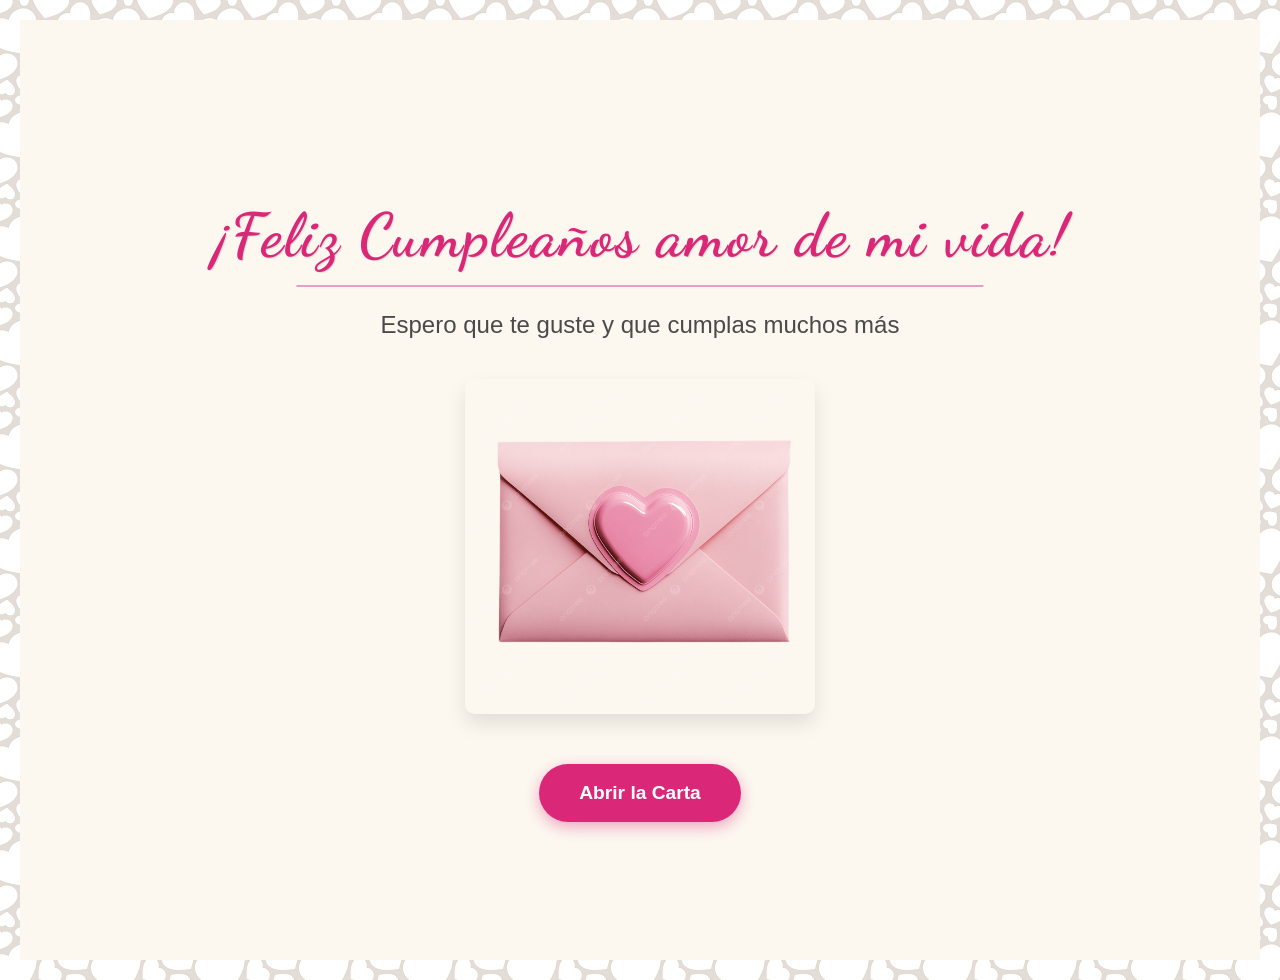
<file: bienvenida.html>
<!DOCTYPE html>
<html lang="es">
<head>
    <meta charset="UTF-8">
    <meta name="viewport" content="width=device-width, initial-scale=1.0">
    <title>¡Una Carta para Ti!</title>
    <link rel="stylesheet" href="style.css"> 
<link href="https://fonts.googleapis.com/css2?family=Dancing+Script:wght@400;700&family=Franklin+Gothic+Medium&display=swap" rel="stylesheet">
    <link rel="apple-touch-icon" sizes="180x180" href="/apple-touch-icon.png">
    <link rel="icon" type="image/png" sizes="32x32" href="/favicon-32x32.png">
    <link rel="icon" type="image/png" sizes="16x16" href="/favicon-16x16.png">
    <link rel="manifest" href="/site.webmanifest">
</head>
<body>

    <div class="carta-previa-contenedor">
        <h1 class="titulo-previa">¡Feliz Cumpleaños amor de mi vida!</h1>
        <p class="mensaje-previa">Espero que te guste y que cumplas muchos más</p>
        
        <img src="img/carta_rosa.png" alt="Carta Cerrada con Lazo" class="imagen-carta-cerrada">
        
        <a href="portada.html" class="boton-abrir-carta">Abrir la Carta</a>
    </div>

</body>
</html>
</file>
<file: style.css>
/* 1. CONFIGURACIÓN GENERAL */
body {
    background-image: url('img/patron.jpg'); /* Ruta a tu patrón */
    background-repeat: repeat; /* Para que la imagen se repita y cubra todo */
    background-color: #fdf2f8; /* Color de respaldo si no carga la imagen */
    font-family: 'Franklin Gothic Medium', 'Arial Narrow', Arial, sans-serif; 
    color: #4a4a4a;
    margin: 0;
    padding: 20px;
    text-align: center;
}


/* 2. TIPOGRAFÍA ROMÁNTICA */
h1, h2 {
    font-family: 'Dancing Script', cursive; /* Fuente tipo manuscrita */
    color: #db2777; /* Rosa oscuro */
}

h1 { 
    font-size: 3.5rem; 
    margin-bottom: 10px; 
    
    /* 🛠️ MODIFICACIÓN */
    font-weight: 700; 
    letter-spacing: 2px;
    text-shadow: 
        1px 1px 1px rgba(0,0,0,0.1),
        -1px -1px 0 #fff;
    position: relative; 
}

/* 🛠️ AÑADIDO: Diferenciación del H2 (Título de Momento) */
h2 {
    font-family: 'Dancing Script', cursive; 
    font-size: 2rem; 
    font-weight: 400; /* Más delgado que el H1 (700) */
    color: #db2777; 
    margin-top: 5px;
    margin-bottom: 15px;
}

/* 🛠️ AÑADIDO: Línea decorativa bajo el H1 */
h1::after {
    content: ''; 
    position: absolute;
    bottom: -15px; 
    left: 50%;
    transform: translateX(-50%); 
    
    width: 80%; 
    height: 2px; 
    
    background-color: #e3a0c5; 
}

/* 3. LAS TARJETAS DE MOMENTOS */
.contenedor-principal {
    max-width: 800px; /* Que no se ensanche demasiado */
    margin: 0 auto; /* Centrado */
    padding: 30px; /* Espacio interior */
    background-color: rgba(255, 255, 255, 0.7); /* Fondo blanco semitransparente */
    border-radius: 25px; /* Bordes redondeados grandes */
    backdrop-filter: blur(5px);
}

.tarjeta-momento {
    background: #FFFBF5;
    border-radius: 20px;
    padding: 20px;
    margin-bottom: 40px;
    box-shadow: 0 10px 20px rgba(0,0,0,0.1); /* Sombra suave para que flote */
    display: flex; /* Esto pone foto y texto lado a lado */
    align-items: center;
    gap: 20px;
    transition: transform 0.3s; /* Animación suave al pasar el ratón */
    position: relative;
}

.tarjeta-momento:hover {
    transform: scale(1.02); /* Se agranda un poquito al pasar el ratón */
}

/* Para alternar (foto derecha, texto izquierda) */
.reverso {
    flex-direction: row-reverse;
}

/* Esconde las tarjetas al inicio, con opacidad 0 */
.tarjeta-momento {
    /* ... otros estilos existentes ... */
    opacity: 0; 
    transform: translateY(20px); /* Ligeramente desplazadas hacia abajo */
    transition: opacity 0.6s ease-out, transform 0.6s ease-out; /* Animación de 0.6 segundos */
}

/* Clase que se añade con JS para REVELAR la tarjeta */
.tarjeta-visible {
    opacity: 1;
    transform: translateY(0);
}

.texto-momento {
    /* Ocupa el espacio restante en el flexbox */
    flex-grow: 1; 
    text-align: left; /* Alineamos el texto a la izquierda para mejor lectura */
    padding-left: 15px; /* Espacio para el borde */
    border-left: 3px solid #fce7f3; /* Línea suave a la izquierda */
    margin: 10px 0;
}

/* 4. FOTOS REDONDAS */
.marco-foto img {
    width: 190px;
    height: 225px;
    object-fit: cover; /* IMPORTANTE: Esto recorta la foto para que no se deforme */
    border-radius: 50%; /* ¡ESTO LA HACE REDONDA! */
    border: 2px solid black; /* Borde rosita */
}

/* 5. BOTÓN BONITO */
.boton-corazon {
    display: inline-block;
    background-color: #db2777;
    color: white;
    padding: 15px 30px;
    text-decoration: none; /* Quita el subrayado */
    border-radius: 50px;
    font-weight: bold;
    margin-top: 30px;
    box-shadow: 0 5px 15px rgba(219, 39, 119, 0.4);
}

.boton-corazon:hover {
    background-color: #be185d;
}

.separador-estetico {
    border: none; /* Quitamos el borde por defecto */
    height: 3px; /* Grosor de la línea */
    background: linear-gradient(to right, 
        rgba(255, 255, 255, 0) 0%, /* Transparente al inicio */
        #e3a0c5 25%, /* Color rosa/morado en el centro */
        #e3a0c5 75%,
        rgba(255, 255, 255, 0) 100% /* Transparente al final */
    );
    width: 60%; /* La línea no ocupa todo el ancho, solo el 60% */
    margin: 40px auto; /* Espaciado y centrado */
}

/* RESPONSIVE: Para que se vea bien en el móvil */
@media (max-width: 600px) {
    .tarjeta-momento, .reverso {
        flex-direction: column; /* En móvil, uno debajo del otro */
    }
    
    /* 🛠️ AÑADIDO: Reducir el tamaño del H1 para que quepa bien en el móvil */
    h1 {
        font-size: 2.2rem; 
    }
    
    /* 🛠️ AÑADIDO: Reduce el padding para aprovechar espacio */
    .contenedor-principal {
        padding: 20px 10px; 
    }
    
    /* 🛠️ AÑADIDO: Asegura que las comillas decorativas no ocupen demasiado */
    .subtitulo {
        font-size: 1.1rem;
    }
}

/* =========================================
   ESTILOS PARA MINI-GALERÍA (FOTOS Y VIDEOS)
   ========================================= */

/* 1. El contenedor */
.galeria-dos {
    display: flex;
    align-items: center;
    justify-content: center;
    margin-left: 20px;
    margin-right: 20px;
}

/* 2. Estilo base UNIFICADO para fotos y videos */
.galeria-dos img, 
.galeria-dos video {
    /* Tamaño fijo para ambos */
    width: 140px; 
    height: 140px;
    
    /* Ajustes visuales */
    object-fit: cover;
    border-radius: 50%; 
    border: 4px solid #e0d9d4; 
    
    /* LA ANIMACIÓN (Importante para que el hover funcione suave) */
    transition: all 0.3s ease;
    
    box-shadow: 0 5px 10px rgba(0,0,0,0.1);
    position: relative;
}

/* 3. Posicionamiento (Superposición) */
.foto-primaria {
    z-index: 1; /* Al fondo */
}

.foto-secundaria {
    margin-left: -40px; /* Se monta encima de la otra */
    z-index: 2; /* Al frente */
    margin-top: 30px;
}

/* 4. INTERACTIVIDAD (EL HOVER QUE FALTABA) */
/* Esto hace que TANTO la foto COMO el video se agranden */
.galeria-dos img:hover,
.galeria-dos video:hover {
    transform: scale(1.15); /* Se agranda un 15% */
    z-index: 10; /* Se pone por delante de todo */
    border-color: #404040;
box-shadow: 0 10px 15px rgba(0, 0, 0, 0.2);
    cursor: pointer; /* Sale la manita */
}

/* Detalle de Esquina Doblada o Recortada (Triángulo) */
.tarjeta-momento::before {
    content: ''; /* Contenido vacío */
    position: absolute;
    top: 0;
    right: 0;
    
    /* Truco para crear un triángulo con bordes CSS */
    width: 0;
    height: 0;
    
    /* Estilos del triángulo (el borde es el que dibuja la forma) */
    border-top: 30px solid #f0e6e6; /* Color de papel muy claro */
    border-left: 30px solid transparent; /* Lado transparente */
    
    z-index: 5;
    box-shadow: -2px 2px 5px rgba(0,0,0,0.1);
}

/* Estilo para los párrafos dentro de las tarjetas */
.texto-momento p {
    font-size: 1.05rem; /* Fuente ligeramente más pequeña o más grande */
    line-height: 1.6; /* Aumenta el espacio entre líneas para mejor lectura */
    color: #4a4a4a; 
    text-align: left; /* Alinea a la izquierda, mejor para párrafos largos */
    margin: 10px 0;
}

/* ⚠️ Añadimos un borde simulando el margen de una carta */
.texto-momento {
    flex-grow: 1; 
    padding-left: 20px; /* Espacio para el borde/margen */
    border-left: 1px dashed #e0d9d4; /* Línea discontinua muy sutil, color hueso */
}

/* 1. ESTILO PARA EL CONTADOR DE DÍAS (SUSTITUIR COMPLETO) */
#contador-amor {
    /* Estilos de Bloque y Centrado */
    margin: 25px auto 35px auto; /* Separación superior e inferior, y centrado */
    padding: 10px 20px;
    display: inline-block; /* El bloque solo ocupa el ancho del contenido */
    
    /* Borde Decorativo (simula una nota pegada) */
    border: 1px solid #e0d9d4; /* Borde sutil color hueso */
    border-radius: 8px; /* Esquinas ligeramente redondeadas */
    background-color: #fcf8f0; /* Color ligeramente más oscuro que la tarjeta */

    /* Estilos de Texto */
    font-size: 1.1rem;
    color: #4a4a4a;
    font-family: 'Franklin Gothic Medium', 'Arial Narrow', Arial, sans-serif; 
}

/* 2. Resaltar el número de días (MANTENER ESTE ESTILO, PERO CON EL SELECTOR COMPLETO) */
#contador-amor #dias-juntos {
    font-weight: bold;
    color: #db2777; /* Color de acento de 'tinta' */
    font-size: 1.5rem;
    padding: 0 5px;
}

/* 1. Estilo para el subtítulo introductorio */
.subtitulo {
    font-size: 1.3rem; /* Lo hacemos más grande que el texto normal */
    font-weight: 300; /* Lo hacemos delgado (ligero) para elegancia */
    color: #555555; /* Un gris más suave que el negro total */
    margin-top: 15px; /* Separación sutil del H1 */
    margin-bottom: 25px; /* Separación del contador de días */
}

/* Añadir comillas decorativas al principio y al final */
.subtitulo::before {
    content: '« ';
    color: #0a0a0a; /* Color de tinta/acento */
    font-size: 1.5rem;
    padding-right: 5px;
}

.subtitulo::after {
    content: ' »';
    color: #0a0a0a;
    font-size: 1.5rem;
    padding-left: 5px;
}

/* Estilo para la Dedicatoria/Cierre (Añadir al final del CSS) */
.dedicatoria-final {
    margin-top: 50px;
    padding-top: 20px;
    border-top: 1px dashed #e0d9d4; /* Línea discontinua sutil, como un separador interno */
    
    font-family: 'Dancing Script', cursive; /* Usamos la fuente manuscrita */
    font-size: 1.8rem;
    color: #404040; /* Gris de tinta oscuro */
    font-style: italic;
}

/* =========================================
   ESTILOS PARA LA PÁGINA PREVIA (CARTA CERRADA)
   ========================================= */
.carta-previa-contenedor {
    display: flex;
    flex-direction: column;
    justify-content: center;
    align-items: center;
    min-height: 100vh; /* Ocupa toda la altura de la pantalla */
    text-align: center;
    padding: 20px;
    background-color: #fcf8f0; /* Fondo crema para esta página también */
}

.titulo-previa {
    font-family: 'Dancing Script', cursive;
    font-size: 3.8rem;
    color: #db2777; /* Tu rosa de acento */
    margin-bottom: 15px;
    text-shadow: 1px 1px 1px rgba(0,0,0,0.1);
}

.mensaje-previa {
    font-family: 'Franklin Gothic Medium', Arial, sans-serif;
    font-size: 1.5rem;
    color: #4a4a4a;
    margin-bottom: 40px;
    max-width: 600px;
}

.imagen-carta-cerrada {
    max-width: 350px; /* Tamaño de la imagen de la carta */
    height: auto;
    margin-bottom: 50px;
    box-shadow: 0 10px 20px rgba(0,0,0,0.1);
    border-radius: 10px;
    transition: transform 0.5s ease;
}

.imagen-carta-cerrada:hover {
    transform: scale(1.05) rotateZ(-3deg); /* Pequeña animación al pasar el ratón */
}

.boton-abrir-carta {
    display: inline-block;
    background-color: #db2777;
    color: white;
    padding: 18px 40px;
    text-decoration: none;
    border-radius: 50px;
    font-weight: bold;
    font-size: 1.2rem;
    box-shadow: 0 5px 15px rgba(219, 39, 119, 0.4);
    transition: background-color 0.3s ease, transform 0.3s ease;
}

.boton-abrir-carta:hover {
    background-color: #be185d;
    transform: translateY(-3px);
}

/* Responsive para la página previa */
@media (max-width: 600px) {
    .titulo-previa {
        font-size: 2.8rem;
    }
    .mensaje-previa {
        font-size: 1.2rem;
    }
    .imagen-carta-cerrada {
        max-width: 250px;
    }
    .boton-abrir-carta {
        padding: 15px 30px;
        font-size: 1rem;
    }
}

/* =========================================
   ESTILOS PARA LA PÁGINA COLLAGE (TABLÓN DE CORCHO)
   ========================================= */

.collage-contenedor {
    /* Establece el contexto de posición para las fotos absolutas */
    position: relative; 
    /* Le damos suficiente altura para que las fotos puedan esparcirse */
    min-height: 950px; 
    margin: 40px auto;
    max-width: 1000px; /* Limita el ancho del tablón en escritorio */
    background-color: #fdfaf5; /* Fondo ligeramente más oscuro o con una textura de corcho sutil si la tienes */
    border-radius: 15px;
    padding: 30px 10px;
}

.collage-foto {
    /* CLAVE: Permite mover y rotar las fotos libremente DENTRO del .collage-contenedor */
    position: absolute; 
    width: 250px;
    height: 180px;
    object-fit: cover;
    
    /* Efecto de foto estilo Polaroid o nota pegada */
    border: 8px solid white;
    box-shadow: 0 5px 15px rgba(0,0,0,0.3);
    
    /* Aplica la rotación definida en el HTML (usando la variable --rotation) */
    transform: rotate(var(--rotation, 0deg)); 
    transition: transform 0.3s ease;
}

.collage-foto:hover {
    z-index: 20; /* La foto que se toca pasa al frente */
    transform: scale(1.1) rotate(var(--rotation, 0deg));
}

/* Responsive: Desactiva el efecto en móvil */
@media (max-width: 768px) {
    .collage-contenedor {
        min-height: auto;
        /* En móvil, el tablón se centra y se reduce el padding */
        padding: 15px; 
    }
    .collage-foto {
        position: relative; /* Las fotos se vuelven una debajo de otra (apiladas) */
        width: 90%;
        height: auto;
        margin: 15px auto;
        /* Resetea la rotación y la posición fija */
        top: auto !important; 
        left: auto !important;
        right: auto !important;
        transform: none !important; 
    }
}

/* ================================== */
/* ESTILOS MINI REPRODUCTOR SPOTIFY */
/* ================================== */
#mini-reproductor-spotify {
    /* Mantiene el reproductor visible al hacer scroll */
    position: fixed; 
    
    /* Posición: 20px desde abajo y 20px desde la derecha */
    bottom: 20px;
    right: 20px;
    
    /* Asegura que esté por encima de todos los elementos */
    z-index: 1000; 
    
    /* Opcional: añade un poco de sombra para destacarlo */
    box-shadow: 0 4px 12px rgba(0, 0, 0, 0.3);
    
    /* Opcional: un pequeño padding para que no se pegue tanto */
    padding: 5px;
    background-color: rgba(255, 255, 255, 0.9);
    border-radius: 15px;
}
</file>
